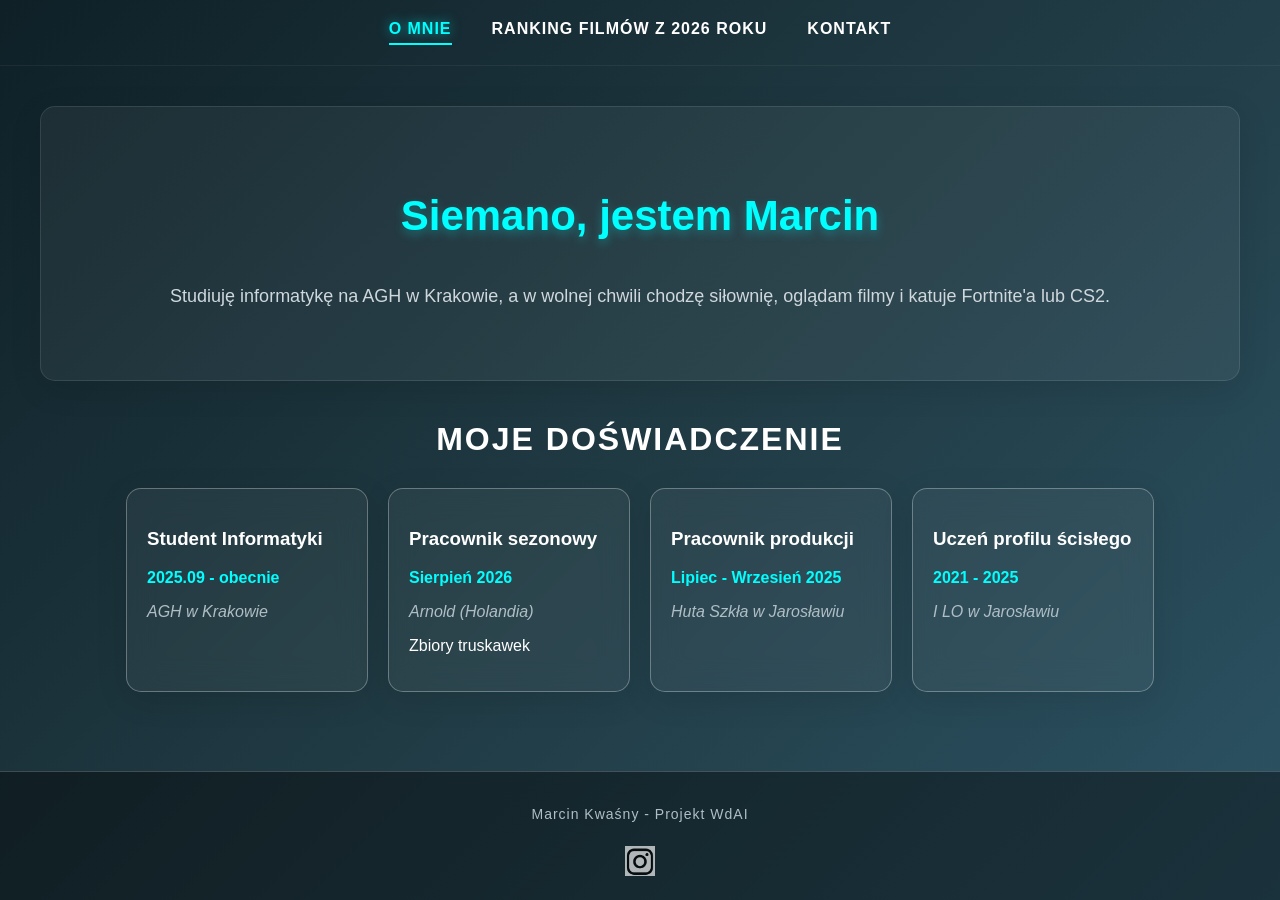
<file: index.html>
<!DOCTYPE html>
<html lang="pl">
<head>
    <meta charset="UTF-8">
    <meta name="viewport" content="width=device-width, initial-scale=1.0">
    <title>Strona - Marcin Kwaśny</title>
    <link rel="stylesheet" href="style.css">
</head>
<body>
    <nav>
    <a href="index.html" class="active">O mnie</a>
  <a href="ranking.html">Ranking filmów z 2026 roku</a>
  <a href="kontakt.html">Kontakt</a>
  </nav>
  <main>
    <section class="about-me hero-card">
        <h1>Siemano, jestem Marcin</h1>
        <p>Studiuję informatykę na AGH w Krakowie, a w wolnej chwili chodzę siłownię, oglądam filmy i katuje Fortnite'a lub CS2.</p>
   </section>

    
    <section class="experience">
        <h2>Moje doświadczenie</h2>
        <div class="cards-container">
            <article class="glass-card">
                <h3>Student Informatyki</h3>
                <p class="date">2025.09 - obecnie</p>
                <p class="company">AGH w Krakowie</p>
            </article>

            <article class="glass-card">
                <h3>Pracownik sezonowy</h3>
                <p class="date">Sierpień 2026</p>
                <p class="company">Arnold (Holandia)</p>
                <p>Zbiory truskawek</p>
            </article>

            <article class="glass-card">
                <h3>Pracownik produkcji</h3>
                <p class="date">Lipiec - Wrzesień 2025</p>
                <p class="company">Huta Szkła w Jarosławiu</p>
            </article>

            <article class="glass-card">
                <h3>Uczeń profilu ścisłego</h3>
                <p class="date">2021 - 2025</p>
                <p class="company">I LO w Jarosławiu</p>
            </article>
        </div>
    </section>
  </main>
  

<footer>
    <p>Marcin Kwaśny - Projekt WdAI</p>
    <a href="https://www.instagram.com/marcin_kwasny/" target="_blank">
        <img src="ig-logo.png" alt ="Mój Instagram">
        </a>
</footer>
    
</body>
</html>
</file>
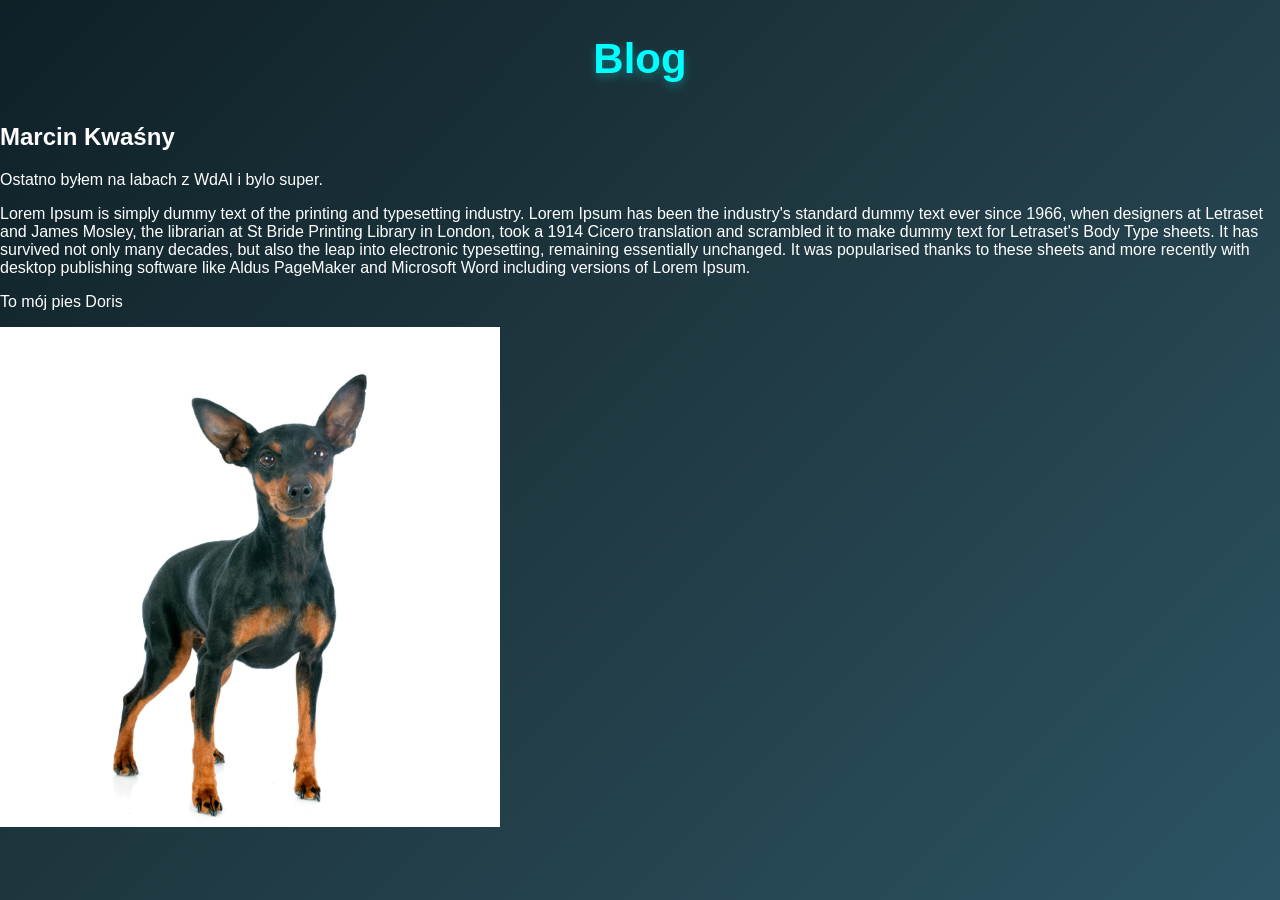
<file: article.html>
<!DOCTYPE html>
<html lang="pl">
  <head>
    <meta charset="utf-8" />
    <meta name="viewport" content="width=device-width" />
    <title>Ćwiczenie 1</title>
    <link rel="stylesheet" href="style.css">
  </head>
  <body>
      <article>
        <h1>Blog</h1>
        <h2>Marcin Kwaśny</h2>
        <p>Ostatno byłem na labach z WdAI i bylo super.</p>
        <p>Lorem Ipsum is simply dummy text of the printing and typesetting industry. Lorem Ipsum has been the industry's standard dummy text ever since 1966, when designers at Letraset and James Mosley, the librarian at St Bride Printing Library in London, took a 1914 Cicero translation and scrambled it to make dummy text for Letraset's Body Type sheets. It has survived not only many decades, but also the leap into electronic typesetting, remaining essentially unchanged. It was popularised thanks to these sheets and more recently with desktop publishing software like Aldus PageMaker and Microsoft Word including versions of Lorem Ipsum.</p>
        <p>To mój pies Doris </p>
      <img src="dorota.jpg" alt="Mój ukochany pies Dorotka">  
    </article>
  </body>
</html>
</file>
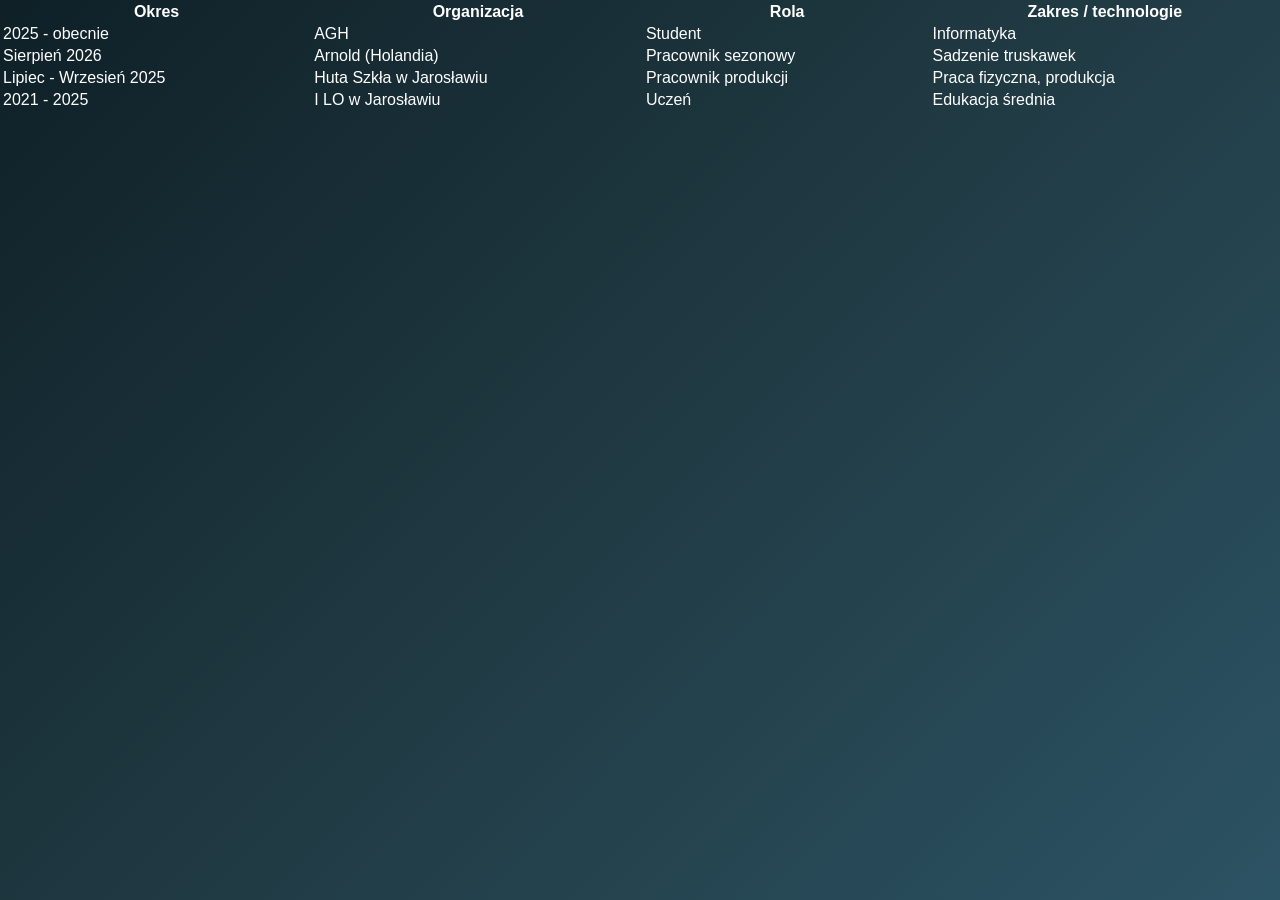
<file: experience.html>
<!DOCTYPE html>
<html>
<head>
    <meta charset="utf-8">
    <title>Ćwiczenie 2</title>
    <link rel="stylesheet" href="style.css">
</head>
<body>
    <table>
        <thead>
            <tr>
                <th>Okres</th>
                <th>Organizacja</th>
                <th>Rola</th>
                <th>Zakres / technologie</th>
            </tr>
        </thead>
        <tbody>
            <tr>
                <td>2025 - obecnie</td>
                <td>AGH</td>
                <td>Student</td>
                <td>Informatyka</td>
            </tr>
            <tr>
                <td>Sierpień 2026</td>
                <td>Arnold (Holandia)</td>
                <td>Pracownik sezonowy</td>
                <td>Sadzenie truskawek</td>
            </tr>
            <tr>
                <td>Lipiec - Wrzesień 2025</td>
                <td>Huta Szkła w Jarosławiu</td>
                <td>Pracownik produkcji</td>
                <td>Praca fizyczna, produkcja</td>
            </tr>
            <tr>
                <td>2021 - 2025</td>
                <td>I LO w Jarosławiu</td>
                <td>Uczeń</td>
                <td>Edukacja średnia</td>
            </tr>
        </tbody>
    </table>
</body>
</html>
</file>
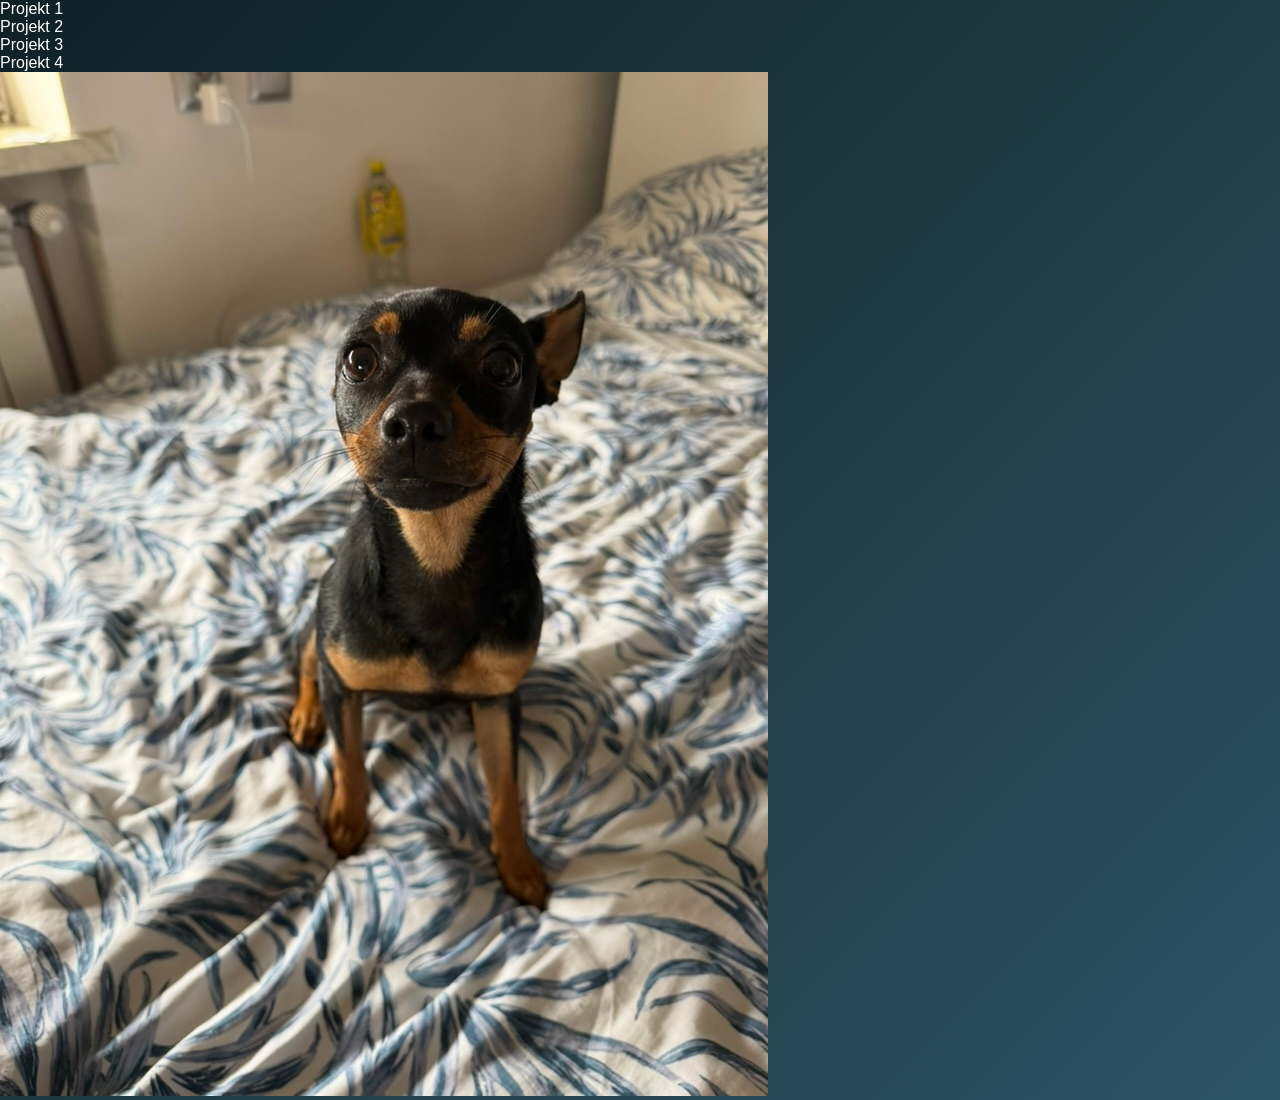
<file: gallery.html>
<!DOCTYPE html>
<html lang="en">
<head>
    <meta charset="UTF-8">
    <meta name="viewport" content="width=device-width, initial-scale=1.0">
    <Title>Ćwiczenie 3</Title>
    <link rel="stylesheet" href="style.css">
</head>
<body><div class="gallery">
    <div class="tile">Projekt 1</div>
    <div class="tile">Projekt 2</div>
    <div class="tile">Projekt 3</div>
    <div class="tile">Projekt 4</div>
    <div class="tile dog"><img src ="doris123.jpeg" alt="Piesek boss Dorota"> </div>
    </div>

    
</body>
</html>
</file>
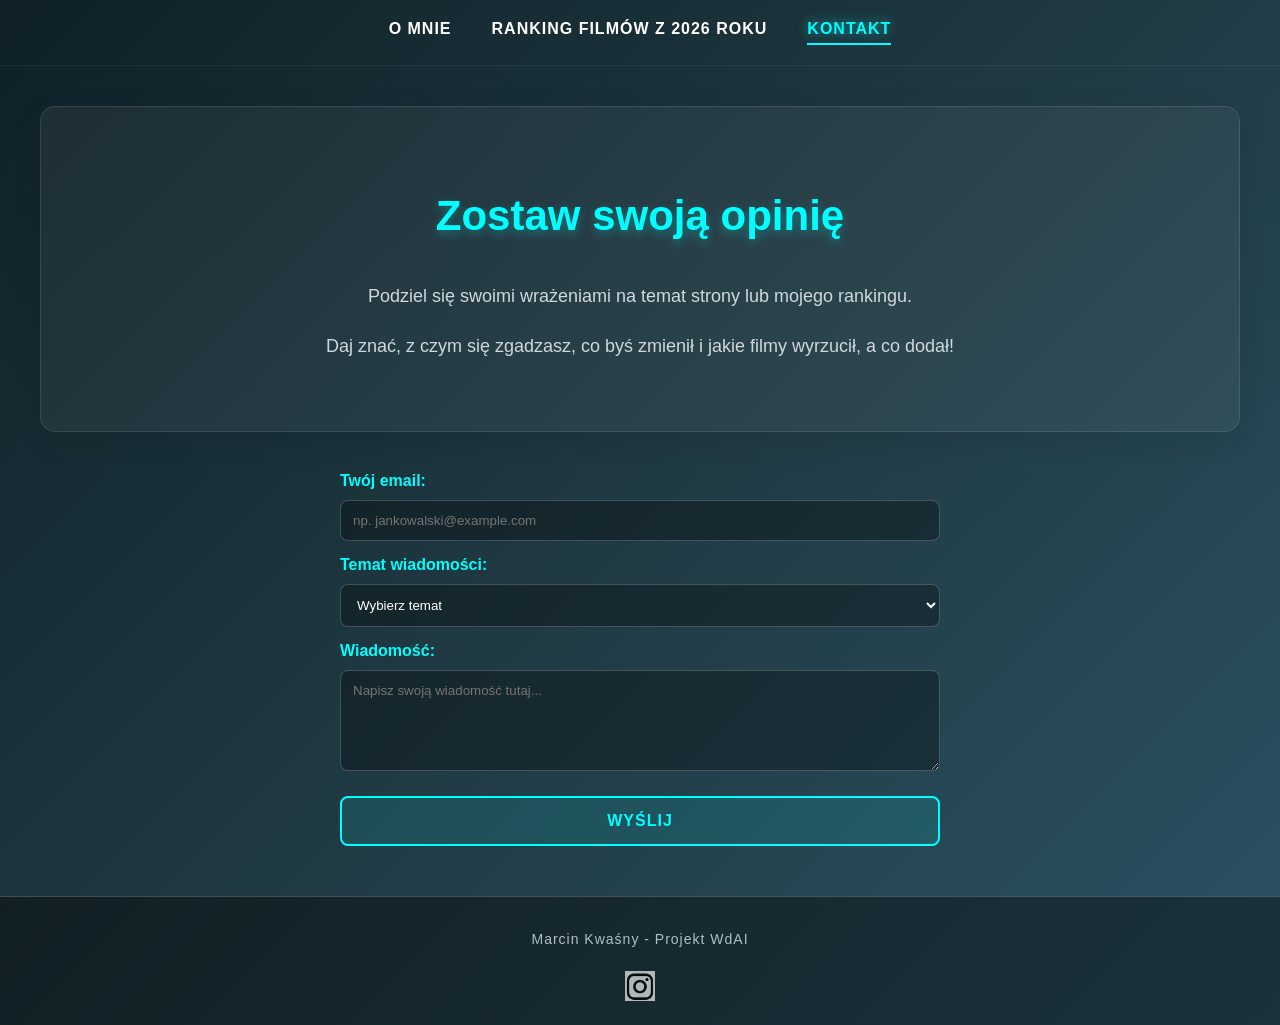
<file: kontakt.html>
<!DOCTYPE html>
<html lang="pl">
<head>
    <meta charset="UTF-8">
    <meta name="viewport" content="width=device-width, initial-scale=1.0">
    <title>Kontakt - Marcin Kwaśny</title>
    <link rel="stylesheet" href="style.css">
</head>
<body>
    <nav>
        <a href="index.html">O mnie</a>
        <a href="ranking.html">Ranking filmów z 2026 roku</a>
        <a href="kontakt.html" class="active">Kontakt</a>
    </nav>
    <main>

        <section class="hero-card">
            <h1>Zostaw swoją opinię</h1>
            <p>Podziel się swoimi wrażeniami na temat strony lub mojego rankingu.</p>
            <p>Daj znać, z czym się zgadzasz, co byś zmienił i jakie filmy wyrzucił, a co dodał!</p>
        </section>
        <form action="#" method="POST" class="glass-form">
    <label for="email" > Twój email:</label>
    <input type="email" id="email" name="email" required placeholder="np. jankowalski@example.com">

    <label for="subject">Temat wiadomości:</label>
    <select id='subject' name="subject" required>
        <option value="">Wybierz temat</option>
        <option value="opinia">Opinia o stronie</option>
        <option value="ranking">Opinia o rankingu</option>
        <option value="inne">Inne</option>
    </select>
 
    <label for="message">Wiadomość:</label>
    <textarea id="message" name="message" rows="5" required placeholder="Napisz swoją wiadomość tutaj..."></textarea>
    
    <button type="submit">Wyślij</button>
</form>
    </main>
    <footer>
        <p>Marcin Kwaśny - Projekt WdAI</p>
        <a href="https://www.instagram.com/marcin_kwasny/" target="_blank">
            <img src="ig-logo.png" alt ="Mój Instagram">
        </a>
    </footer>
</file>
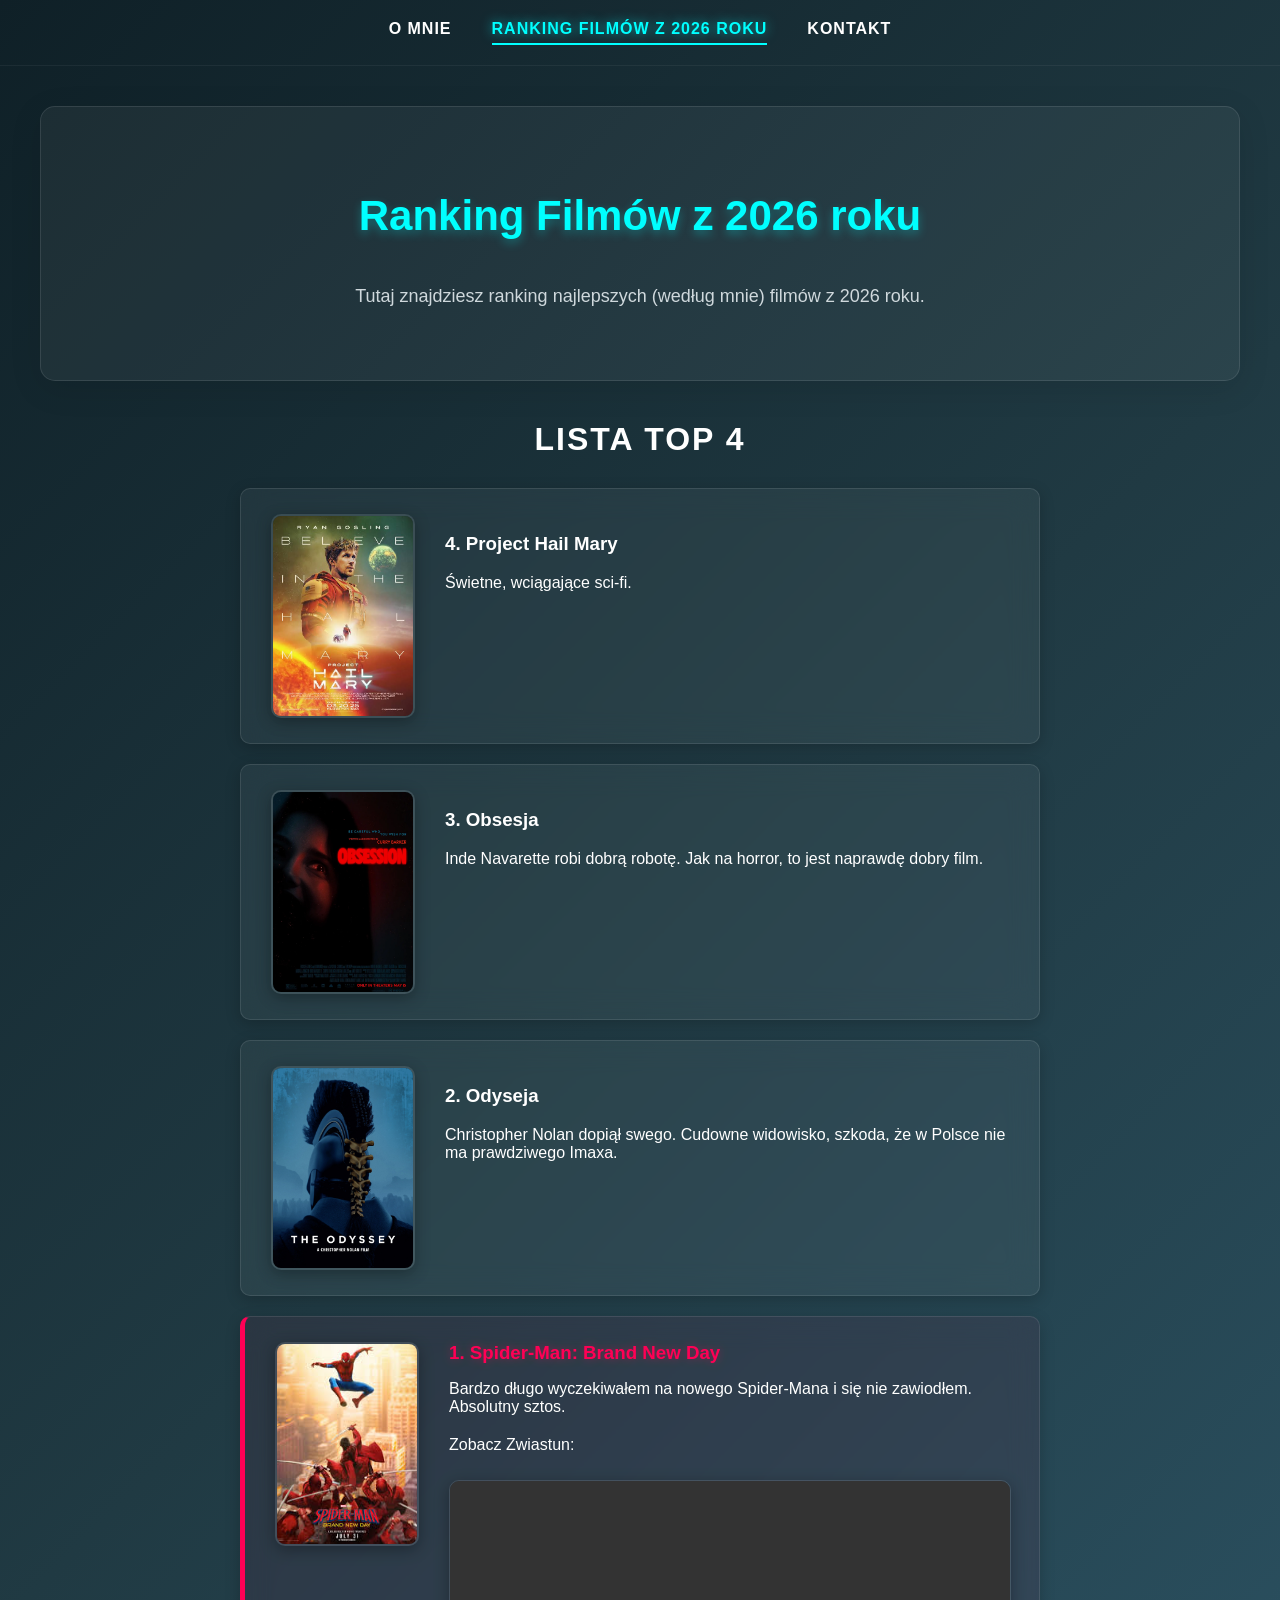
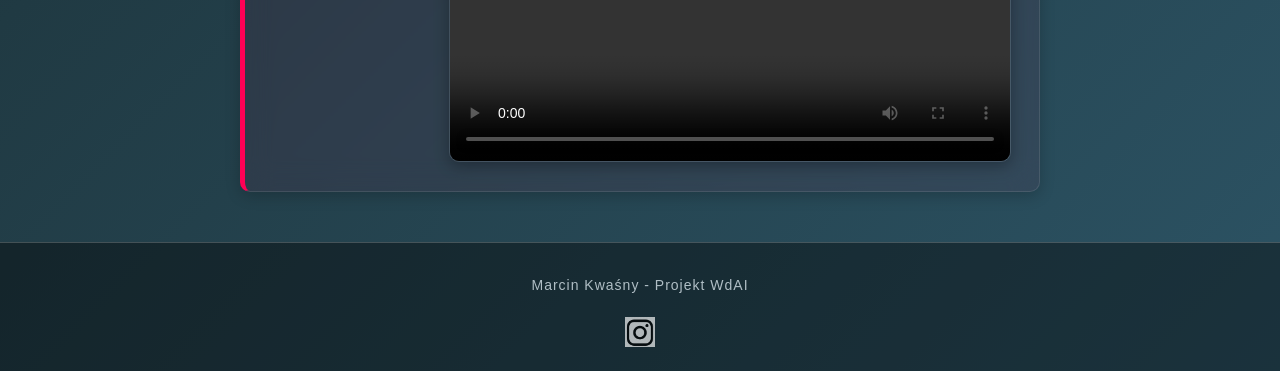
<file: ranking.html>
<!DOCTYPE html>
<html lang="pl">
<head>
    <meta charset="UTF-8">
    <meta name="viewport" content="width=device-width, initial-scale=1.0">
    <title>Ranking Filmów - Marcin Kwaśny</title>
    <link rel="stylesheet" href="style.css">
</head>
<body>
    <nav>
        <a href="index.html">O mnie</a>
        <a href="ranking.html" class="active">Ranking filmów z 2026 roku</a>
        <a href="kontakt.html">Kontakt</a>
    </nav>
    <main>
        <section class="hero-card">
            <h1>Ranking Filmów z 2026 roku</h1>
            <p>Tutaj znajdziesz ranking najlepszych (według mnie) filmów z 2026 roku.</p>
        </section>
        
        <section class="experience">
            <h2>Lista Top 4</h2>
            <div class="timeline-container">
                
                <article class="glass-row movie-row">
                    <img src="hailmaryplakat.jpeg" alt="Plakat Project Hail Mary" class="movie-poster">
                    <div class="row-info">
                        <h3>4. Project Hail Mary</h3>
                        
                        <p>Świetne, wciągające sci-fi.</p>
                    </div>
                </article>

                <article class="glass-row movie-row">
                    <img src="obsesjaplakat.webp" alt="Plakat Obsesja" class="movie-poster">
                    <div class="row-info">
                        <h3>3. Obsesja</h3>
                        
                        <p>Inde Navarette robi dobrą robotę. Jak na horror, to jest naprawdę dobry film.</p>
                    </div>
                </article>

                <article class="glass-row movie-row">
                    <img src="odysejaplakat.jpg" alt="Plakat Odyseja" class="movie-poster">
                    <div class="row-info">
                        <h3>2. Odyseja</h3>
                    
                        <p>Christopher Nolan dopiął swego. Cudowne widowisko, szkoda, że w Polsce nie ma prawdziwego Imaxa.</p>
                    </div>
                </article>

                <article class="glass-row movie-row winner-row">
                    <img src="spidermanplakat.jpeg" alt="Plakat Spider-Man" class="movie-poster">
                    <div class="row-info">
                        <h3 class="winner-title">1. Spider-Man: Brand New Day</h3>
                        
                        <p>Bardzo długo wyczekiwałem na nowego Spider-Mana i się nie zawiodłem. Absolutny sztos.</p>
                        <div class="trailer-box">
                            <p class="date">Zobacz Zwiastun:</p>
                            <video controls class="trailer-video">
                                <source src="spider.mp4" type="video/mp4">
                                Twoja przeglądarka nie obsługuje tagu video.
                            </video>
                        </div>
                    </div>
                </article>
            </div>
        </section>
    </main>
    <footer>
        <p>Marcin Kwaśny - Projekt WdAI</p>
        <a href="https://www.instagram.com/marcin_kwasny/" target="_blank">
            <img src="ig-logo.png" alt="Mój Instagram">
        </a>
    </footer>
</body>
</html>
</file>
<file: style.css>
body {
    margin: 0;
    padding: 0;
    background: linear-gradient(135deg, #0f2027, #203a43, #2c5364);
    color: #ffffff;
    font-family: sans-serif;
    min-height: 100vh;
    display: flex;
    flex-direction: column;
}
main {
    flex: 1;
}
nav {
    display: flex;
    justify-content: center;
    gap: 40px;
    padding: 20px 0;
    width: 100%;
    background: transparent;
    border-bottom: 1px solid rgba(255, 255, 255, 0.05);
}
nav a {
    color: #ffffff;
    text-decoration: none;
    font-size: 16px;
    font-weight: bold;
    letter-spacing: 1px;
    text-transform: uppercase;
    transition: 0.3s ease;
}
nav a:hover {
    color: #00ffff;
    transform: translateY(-2px);
}
nav a.active {
    color: #00ffff;
    border-bottom: 2px solid #00ffff;
    padding-bottom: 5px;
    text-shadow: 0 0 12px rgba(0, 255, 255, 0.6);
}
h1 {
    font-size: 42px;
    


    
    color: #00ffff;
    text-shadow: 0px 4px 10px rgba(0, 255, 255, 0.3);
    text-align: center;
    margin-bottom: 40px;
}
.hero-card {
    width: 95%; /* Gwarantuje odpowiednią szerokość */
    max-width: 1200px;
    margin: 40px auto; /* Centruje cały blok na stronie */
    text-align: center;
    padding: 50px 30px;
    box-sizing: border-box;
    /* Usunięto blur (rozmycie), zgodnie z poleceniem */
    background: rgba(255, 255, 255, 0.05);
    border-radius: 15px;
    border: 1px solid rgba(255, 255, 255, 0.1);
    box-shadow: 0 8px 32px rgba(0, 0, 0, 0.1);
}

.hero-card p {
    font-size: 18px;
    line-height: 1.8;
    color: #cfd8dc;
}
.cards-container{
    display: flex;
    flex-wrap: wrap;
    gap: 20px;
    justify-content: center;
    margin: 20px;
}
.glass-card{
    background: rgba(255, 255, 255, 0.05);
    backdrop-filter: blur(15px);
    border-radius: 15px;
    border: 1px solid rgba(255, 255, 255, 0.1);
    padding: 20px;
    width: 200px;
    box-shadow: 0 8px 32px rgba(0, 0, 0, 0.1);
    -webkit-backdrop-filter: blur(15px);
    border: 1px solid rgba(255, 255, 255, 0.3);
    transition: 0.3s ease;
}
.glass-card:hover{
    transform: translateY(-5px);
    background: rgba(0, 0, 0, 0.2);
}
.glass-card .date{
    color: #00ffff;
    font-weight: bold;
}
.glass-card .company{
    font-style: italic;
    color: #b0bec5;
}


.experience h2 {
    text-align: center;
    font-size: 32px;
    margin-bottom: 30px;
    text-transform: uppercase;
    letter-spacing: 2px;
}
footer p {
    color: #b0bec5;
    font-size: 14px;
    letter-spacing: 1px;
}

footer{
    width: 100%;
    background-color: rgba(0,0,0,0.4);
    border-top: 1px solid rgba(255,255,255,0.2);
    padding: 20px 0;
    margin-top: 50px;
    display: flex;
    flex-direction: column;
    align-items: center;
    gap: 10px;
}
footer img {
    width: 30px;
    height: auto;
    opacity: 0.7;
    transition: 0.3s ease;

}
footer  img:hover {
    opacity: 1;
    transform: scale(1.1);
}
.timeline-container {
    display: flex;
    flex-direction: column;
    gap: 20px;
    max-width: 800px;
    margin: 0 auto;
    padding: 0 20px;
}

.movie-row {
    display: flex;
    flex-direction: row; 
    justify-content: flex-start;
    align-items: flex-start;
    gap: 30px;
    background: rgba(255, 255, 255, 0.05); 
    backdrop-filter: blur(15px);
    -webkit-backdrop-filter: blur(15px);
    border-radius: 10px;
    padding: 25px 30px;
    box-shadow: 0 4px 15px rgba(0, 0, 0, 0.2);
    border: 1px solid rgba(255, 255, 255, 0.1);
}

.content-wrapper {
    position: relative;
    z-index: 2;
    display: flex;
    flex-direction: row; 
    justify-content: flex-start;
    align-items: flex-start; 
    padding: 25px 30px;
    gap: 30px;
    width: 100%;
    box-sizing: border-box;
}

.movie-poster {
    width: 140px; 
    height: 200px;
    object-fit: cover; 
    border-radius: 10px;
    box-shadow: 0 4px 15px rgba(0, 0, 0, 0.3);
    border: 2px solid rgba(255, 255, 255, 0.1);
    flex-shrink: 0; 
}

.winner-row {
    border-left: 5px solid #ff0055;
    background: rgba(255, 0, 85, 0.05);
}
.winner-overlay {
    background: rgba(50, 0, 15, 0.85);
}

.winner-title {
    color: #ff0055 !important;
    text-shadow: 0 0 10px rgba(255, 0, 85, 0.4);
    margin: 0 0 5px 0;
}

.trailer-box {
    margin-top: 20px;
    width: 100%;
}

.trailer-video {
    width: 100%;
    max-width: 600px;
    border-radius: 10px;
    border: 1px solid rgba(255, 255, 255, 0.1);
    box-shadow: 0 4px 15px rgba(0, 0, 0, 0.3); 
    margin-top: 10px; 
}

.glass-form{
    display: flex;
        flex-direction: column;
        gap: 15px;
        text-align: left;
        margin-top: 30px;
        width: 100%;
        max-width: 600px;
        margin-left: auto;
        margin-right: auto;
}
.glass-form label {
    font-weight: bold;
    color: #00ffff;
    margin-bottom: -5px;

}
.glass-form input,
.glass-form select,
.glass-form textarea {
    
    background: rgba(0, 0, 0, 0.3);
    border: 1px solid rgba(255, 255, 255, 0.2);
    border-radius: 8px;
    padding: 12px;
    color: #ffffff;
    font-family: sans-serif;
    outline: none;
    transition: 0.3s ease;
}
.glass-form input:focus,
.glass-form select:focus,
.glass-form textarea:focus {
    border-color: #00ffff;
    background: rgba(0, 0, 0, 0.5);
}
.glass-form button {
    background: rgba(0, 255, 255, 0.1);
    border: 2px solid #00ffff;
    color: #00ffff;
    padding: 14px 30px;
    font-size: 16px;
    font-weight: bold;
    text-transform: uppercase;
    letter-spacing: 1px;
    border-radius: 8px; /* prostokąt z delikatnie zaokrąglonymi rogami */
    cursor: pointer;
    transition: 0.3s ease;
    margin-top: 10px;
}

.glass-form button:hover {
    background: #00ffff;
    color: #0f2027;
    box-shadow: 0 0 20px rgba(0, 255, 255, 0.6);
    transform: translateY(-2px);
}
@media screen and (max-width: 768px) {
    
    nav {
        flex-direction: column;
        align-items: center;
        gap: 15px;
        padding: 15px 0;
    }
}
</file>
